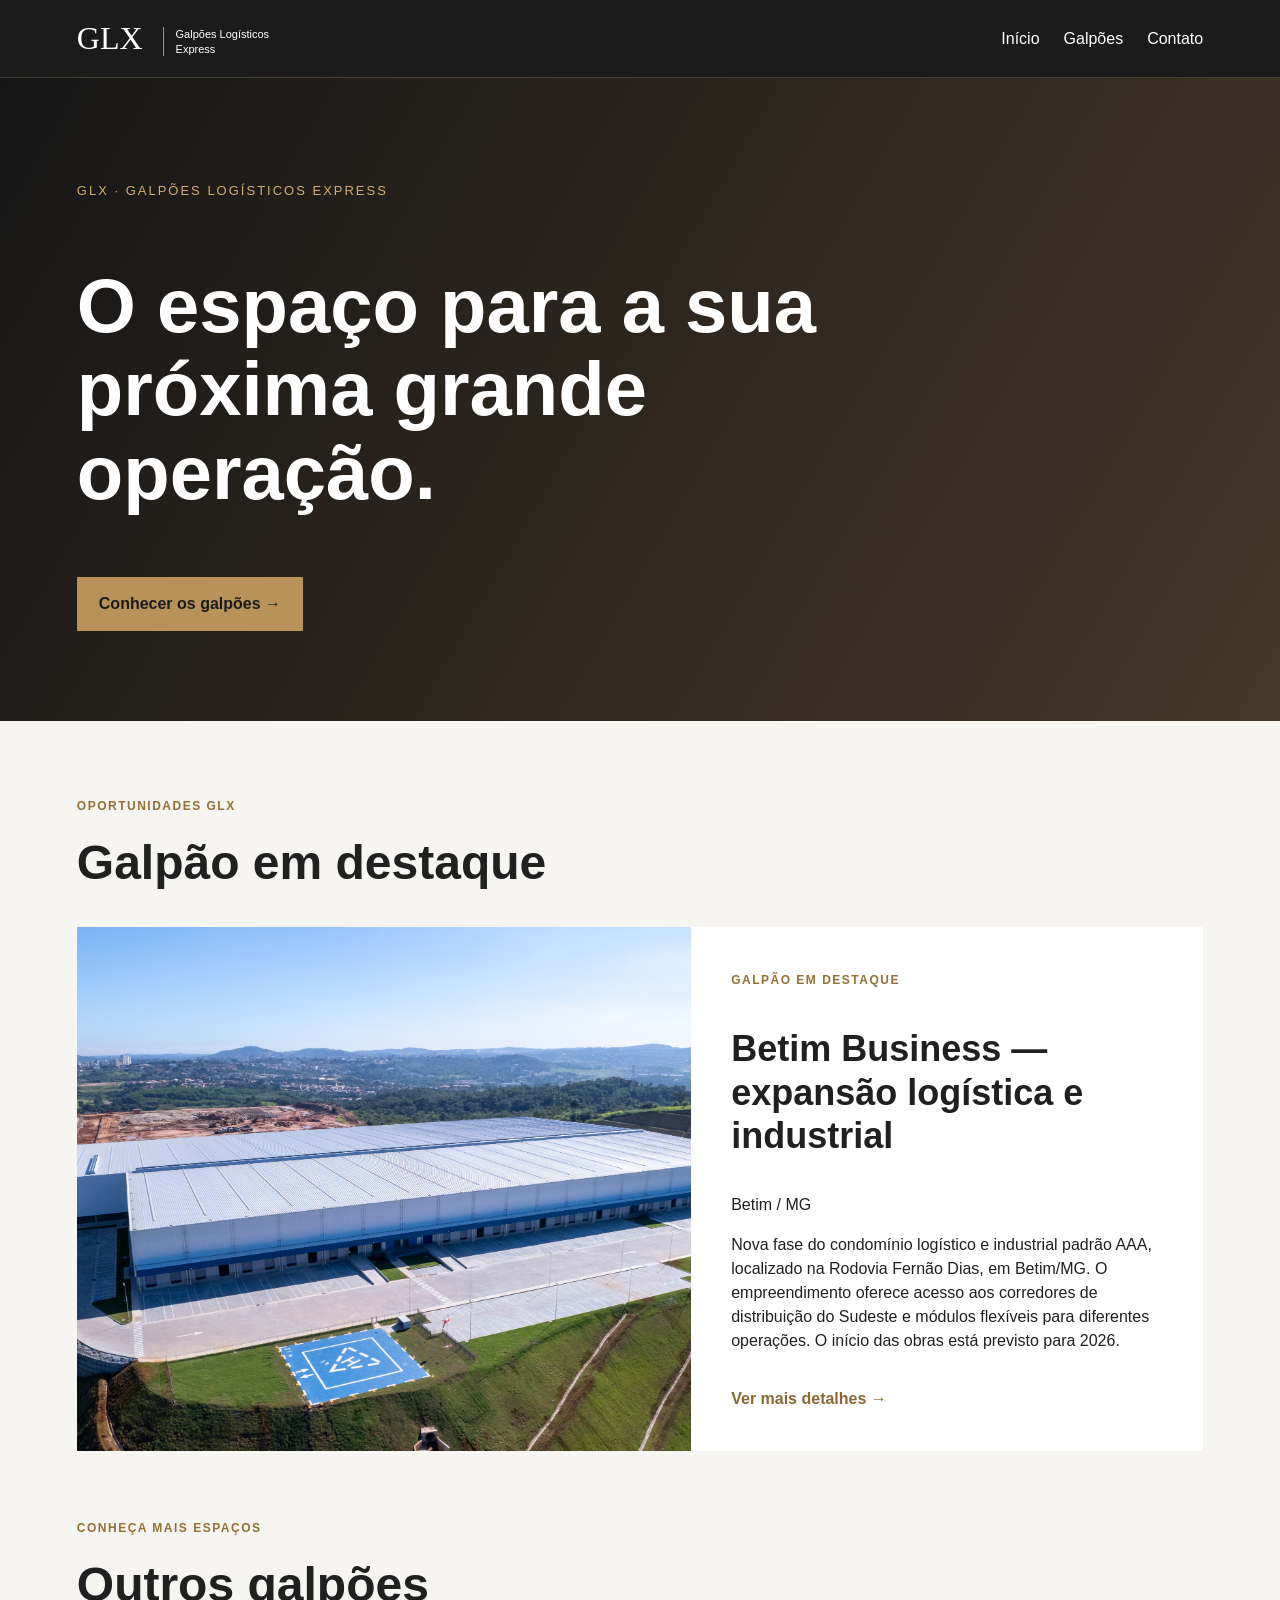
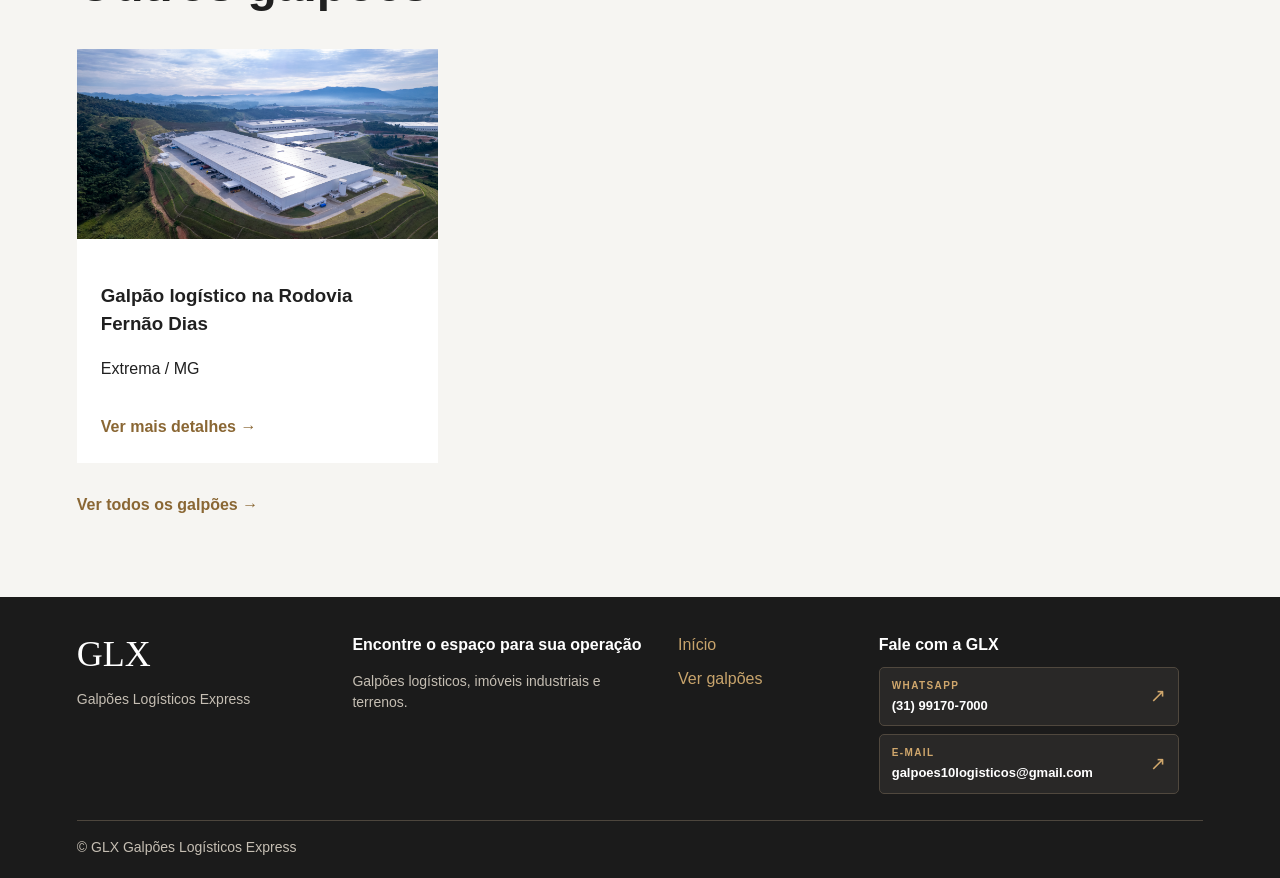
<file: index.html>
<!doctype html>
<html lang="pt-BR">
  <head>
    <meta charset="UTF-8" />
    <meta name="viewport" content="width=device-width, initial-scale=1" />
    <title>GLX | Galpões Logísticos Express</title>
    <link rel="stylesheet" href="style.css" />
  </head>

  <body>
    <header class="cabecalho">
      <a class="logo" href="index.html">
        GLX <span>Galpões Logísticos Express</span>
      </a>

      <button
        class="botao-menu"
        type="button"
        aria-label="Abrir menu"
        aria-expanded="false"
        aria-controls="menu-principal"
      >
        ☰
      </button>

      <nav id="menu-principal" class="menu-principal">
        <a href="index.html">Início</a>
        <a href="galpoes.html">Galpões</a>
        <a href="#rodape-site">Contato</a>
      </nav>
    </header>

    <main>
      <section class="banner">
        <p>GLX · GALPÕES LOGÍSTICOS EXPRESS</p>
        <h1>O espaço para a sua próxima grande operação.</h1>
        <a href="#galpoes">Conhecer os galpões →</a>
      </section>

      <section id="galpoes" class="imoveis">
        <div class="titulo-secao">
          <p>OPORTUNIDADES GLX</p>
          <h2>Galpão em destaque</h2>
        </div>

        <div id="galpao-destaque"></div>

        <div class="titulo-secao outros-titulo">
          <p>CONHEÇA MAIS ESPAÇOS</p>
          <h2>Outros galpões</h2>
        </div>

        <div class="grade-galpoes" id="outros-galpoes"></div>

        <a class="ver-todos" href="galpoes.html"> Ver todos os galpões → </a>
      </section>
    </main>

    <footer id="rodape-site"></footer>

    <script src="contato.js"></script>
    <script src="dados-galpoes.js"></script>
    <script src="rodape.js"></script>

    <script>
      const areaDestaque = document.querySelector("#galpao-destaque");
      const areaOutros = document.querySelector("#outros-galpoes");

      function elemento(tag, classe, texto) {
        const item = document.createElement(tag);
        if (classe) item.className = classe;
        if (texto) item.textContent = texto;
        return item;
      }

      function criarImagem(galpao, classe) {
        const caixa = elemento("div", classe);

        if (galpao.imagem) {
          const foto = elemento("img");
          foto.src = galpao.imagem;
          foto.alt = `Foto de ${galpao.nome}`;
          foto.addEventListener("error", () => {
            caixa.replaceChildren(elemento("span", "", "GLX"));
          });
          caixa.append(foto);
        } else {
          caixa.append(elemento("span", "", "GLX"));
        }

        return caixa;
      }

      function criarLink(galpao) {
        const link = elemento("a", "link-detalhes", "Ver mais detalhes →");
        link.href = `detalhes.html?id=${encodeURIComponent(galpao.id)}`;
        return link;
      }

      if (galpoes.length === 0) {
        areaDestaque.append(
          elemento("p", "", "Novos galpões aparecerão aqui em breve."),
        );
      } else {
        const destaque =
          galpoes.find((galpao) => galpao.id === "betim-business") ||
          galpoes[0];

        const artigo = elemento("article", "destaque");
        const conteudo = elemento("div", "conteudo-destaque");

        conteudo.append(
          elemento("span", "etiqueta", "GALPÃO EM DESTAQUE"),
          elemento("h3", "", destaque.nome),
          elemento("p", "", `${destaque.cidade} / ${destaque.uf}`),
          elemento("p", "", destaque.descricao),
          criarLink(destaque),
        );

        artigo.append(criarImagem(destaque, "imagem-imovel"), conteudo);
        areaDestaque.append(artigo);

        const outros = galpoes
          .filter((galpao) => galpao.id !== destaque.id)
          .slice(0, 3);

        outros.forEach((galpao) => {
          const cartao = elemento("article", "cartao");
          const conteudoCartao = elemento("div", "conteudo-cartao");

          conteudoCartao.append(
            elemento("h3", "", galpao.nome),
            elemento("p", "", `${galpao.cidade} / ${galpao.uf}`),
            criarLink(galpao),
          );

          cartao.append(criarImagem(galpao, "imagem-cartao"), conteudoCartao);
          areaOutros.append(cartao);
        });

        if (outros.length === 0) {
          areaOutros.append(
            elemento("p", "", "Outros galpões aparecerão aqui em breve."),
          );
        }
      }
    </script>
    <script>
      const botaoMenu = document.querySelector(".botao-menu");
      const menuPrincipal = document.querySelector(".menu-principal");

      botaoMenu.addEventListener("click", () => {
        const aberto = menuPrincipal.classList.toggle("aberto");
        botaoMenu.setAttribute("aria-expanded", String(aberto));
        botaoMenu.setAttribute(
          "aria-label",
          aberto ? "Fechar menu" : "Abrir menu",
        );
        botaoMenu.textContent = aberto ? "✕" : "☰";
      });
    </script>
  </body>
</html>
</file>
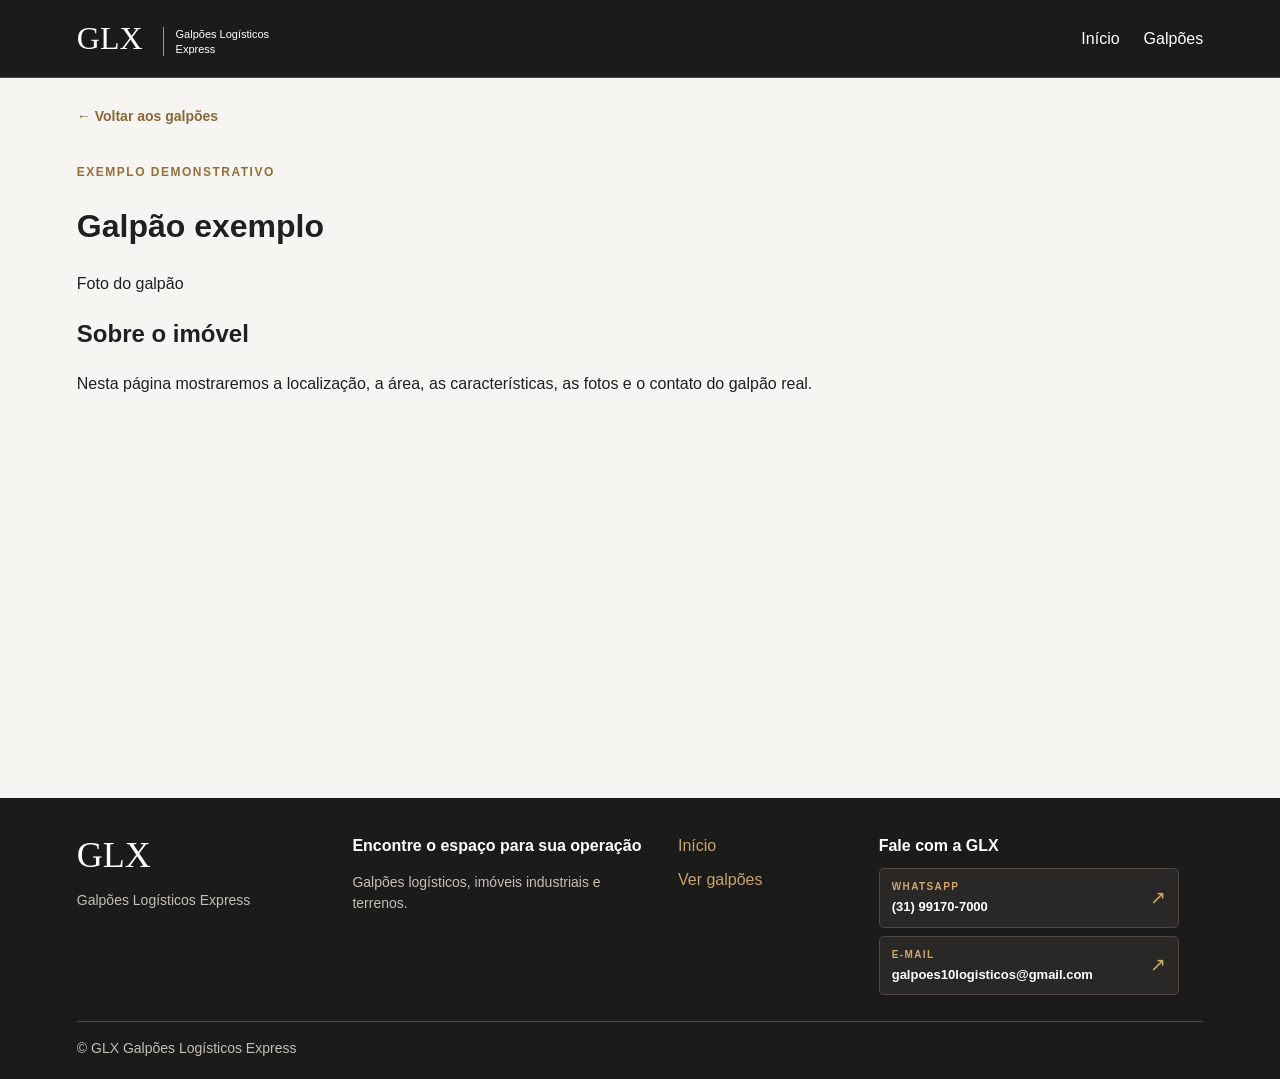
<file: galpao-exemplo.html>
<!DOCTYPE html>
<html lang="pt-BR">
<head>
  <meta charset="UTF-8">
  <meta name="viewport" content="width=device-width, initial-scale=1">
  <title>Galpão exemplo | GLX</title>
  <link rel="stylesheet" href="style.css">
</head>
<script src="contato.js"></script>
<script src="rodape.js"></script>
<body>
  <header class="cabecalho">
    <a class="logo" href="index.html">
      GLX <span>Galpões Logísticos Express</span>
    </a>

    <nav>
      <a href="index.html">Início</a>
      <a href="galpoes.html">Galpões</a>
    </nav>
  </header>

  <main class="pagina-detalhes">
    <a class="voltar-galpoes" href="galpoes.html">← Voltar aos galpões</a>

    <p class="etiqueta">EXEMPLO DEMONSTRATIVO</p>
    <h1>Galpão exemplo</h1>

    <div class="foto-exemplo">Foto do galpão</div>

    <section class="informacoes-galpao">
      <h2>Sobre o imóvel</h2>
      <p>
        Nesta página mostraremos a localização, a área, as características,
        as fotos e o contato do galpão real.
      </p>
    </section>
  </main>
  <footer id="rodape-site"></footer>
</body>
</html>
</file>
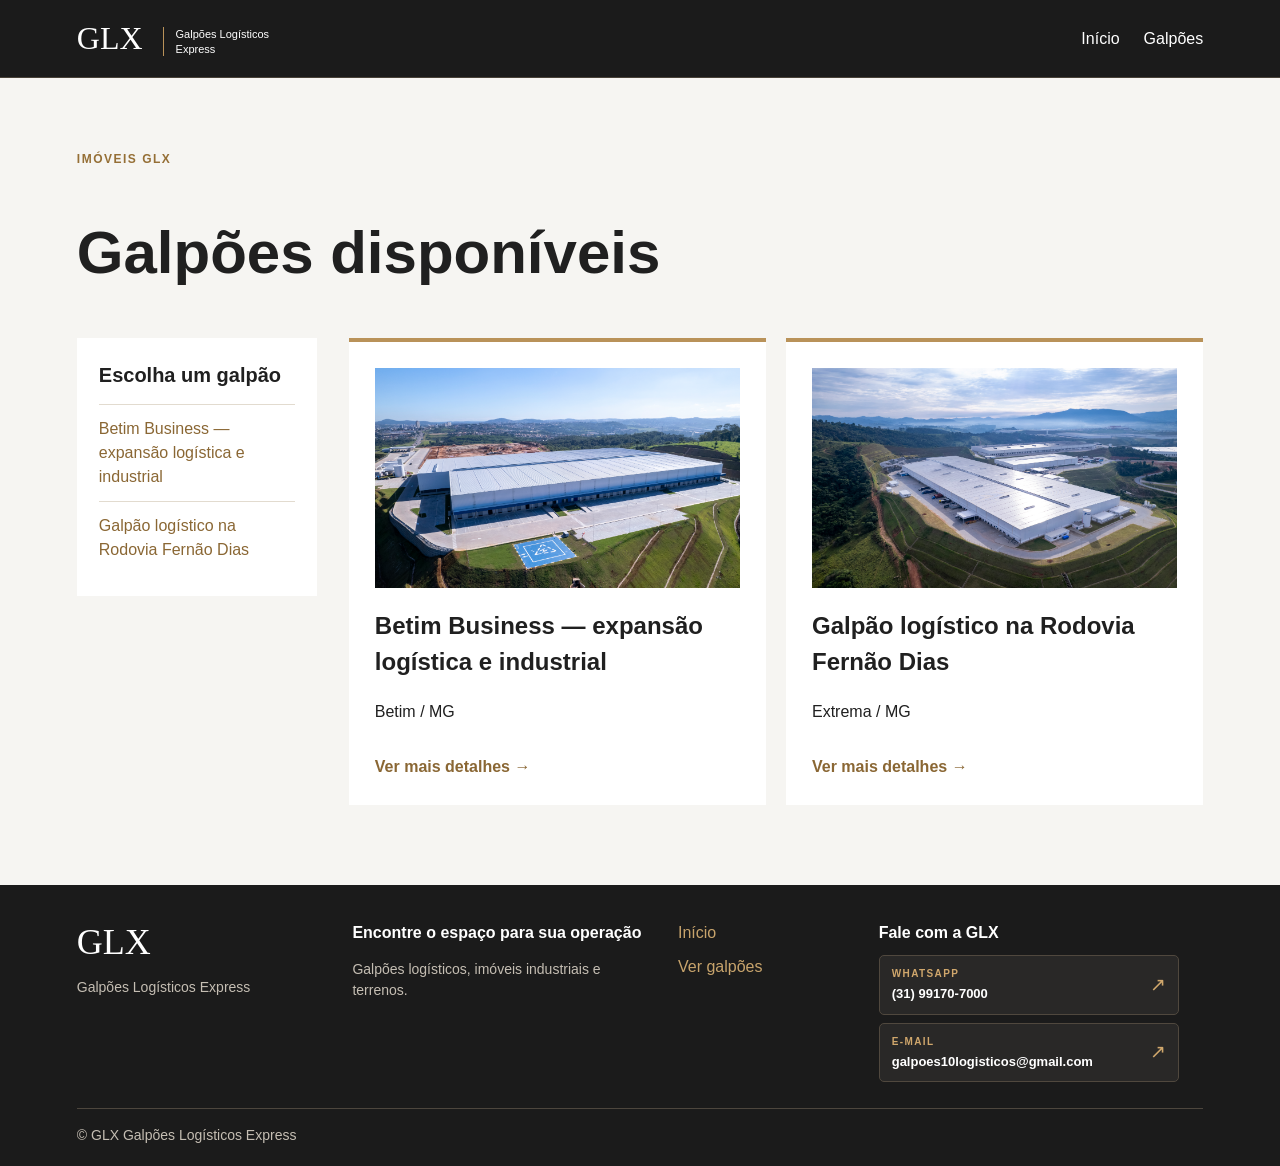
<file: galpoes.html>
<!doctype html>
<html lang="pt-BR">
  <head>
    <meta charset="UTF-8" />
    <meta name="viewport" content="width=device-width, initial-scale=1" />
    <title>Galpões | GLX</title>
    <link rel="stylesheet" href="style.css" />
  </head>
  <script src="contato.js"></script>
  <script src="rodape.js"></script>
  <body>
    <header class="cabecalho">
      <a class="logo" href="index.html">
        GLX <span>Galpões Logísticos Express</span>
      </a>

      <nav>
        <a href="index.html">Início</a>
        <a href="galpoes.html">Galpões</a>
      </nav>
    </header>

    <main class="pagina-galpoes">
      <p class="etiqueta">IMÓVEIS GLX</p>
      <h1>Galpões disponíveis</h1>

      <div class="layout-galpoes">
        <aside class="menu-galpoes">
          <h2>Escolha um galpão</h2>
          <nav id="menu-galpoes" aria-label="Lista de galpões"></nav>
        </aside>

        <section
          class="lista-galpoes"
          id="lista-galpoes"
          aria-label="Imóveis disponíveis"
        ></section>
      </div>
    </main>

    <footer id="rodape-site"></footer>

    <script src="dados-galpoes.js"></script>
    <script>
      const lista = document.querySelector("#lista-galpoes");
      const menu = document.querySelector("#menu-galpoes");

      galpoes.forEach(function (galpao) {
        const cartao = document.createElement("article");
        cartao.className = "item-galpao";

        const nome = document.createElement("h2");
        nome.textContent = galpao.nome;

        const local = document.createElement("p");
        local.textContent = `${galpao.cidade} / ${galpao.uf}`;

        const link = document.createElement("a");
        link.className = "link-detalhes";
        link.href = `detalhes.html?id=${encodeURIComponent(galpao.id)}`;
        const linkMenu = document.createElement("a");
        linkMenu.href = link.href;
        linkMenu.textContent = galpao.nome;
        menu.append(linkMenu);
        link.textContent = "Ver mais detalhes →";

        if (galpao.imagem) {
          const foto = document.createElement("img");
          foto.src = galpao.imagem;
          foto.alt = `Foto de ${galpao.nome}`;
          foto.className = "foto-cartao";
          cartao.append(foto);
        }
        cartao.append(nome, local, link);
        lista.append(cartao);
      });
    </script>
  </body>
</html>
</file>
<file: style.css>
:root {
  --preto: #1b1b1b;
  --dourado: #b99259;
  --fundo: #f6f5f2;
  --texto: #202020;
  --cinza: #5b554d;
  --borda: #e2dbcf;
}

* { box-sizing: border-box; }
html { scroll-behavior: smooth; }
body {
  margin: 0;
  background: var(--preto);
  color: #fff;
  font-family: Arial, sans-serif;
  line-height: 1.5;
}
a { color: inherit; }
img { max-width: 100%; }

/* Cabeçalho */
.cabecalho {
  display: flex;
  align-items: center;
  justify-content: space-between;
  gap: 24px;
  padding: 20px 6%;
  background: var(--preto);
  border-bottom: 1px solid #494238;
}
.logo {
  color: #fff;
  font: 32px Georgia, serif;
  text-decoration: none;
  white-space: nowrap;
}
.logo span {
  display: inline-block;
  max-width: 115px;
  margin-left: 12px;
  padding-left: 12px;
  border-left: 1px solid var(--dourado);
  font: 11px/1.3 Arial, sans-serif;
  white-space: normal;
  vertical-align: middle;
}
.cabecalho nav { display: flex; flex-wrap: wrap; gap: 24px; }
.cabecalho nav a { color: #fff; text-decoration: none; }
.cabecalho nav a:hover { color: #d9bc90; }

/* Página inicial */
.banner {
  min-height: 470px;
  padding: 90px 6%;
  background: linear-gradient(120deg, #161616, #453729);
}
.banner p {
  color: #d3ad72;
  font-size: 13px;
  letter-spacing: 2px;
}
.banner h1 {
  max-width: 750px;
  font-size: clamp(42px, 6vw, 76px);
  line-height: 1.1;
}
.banner a {
  display: inline-block;
  padding: 15px 22px;
  background: var(--dourado);
  color: var(--preto);
  font-weight: bold;
  text-decoration: none;
}

.imoveis {
  padding: 64px 6% 80px;
  background: var(--fundo);
  color: var(--texto);
}
.titulo-secao p, .etiqueta {
  color: #956f36;
  font-size: 12px;
  font-weight: bold;
  letter-spacing: 1.5px;
}
.titulo-secao h2 {
  margin: 8px 0 28px;
  font-size: clamp(32px, 4vw, 48px);
}
.destaque {
  display: grid;
  grid-template-columns: 1.2fr 1fr;
  min-height: 350px;
  background: #fff;
}
.imagem-imovel, .imagem-cartao {
  display: grid;
  place-items: center;
  overflow: hidden;
  background: linear-gradient(135deg, #ded6c8, #a9997d);
  color: #342b20;
  font: 64px Georgia, serif;
}
.imagem-imovel img, .imagem-cartao img {
  display: block;
  width: 100%;
  height: 100%;
  object-fit: cover;
}
.conteudo-destaque { align-self: center; padding: 40px; }
.conteudo-destaque h3 { font-size: clamp(28px, 3vw, 36px); line-height: 1.2; }
.outros-titulo { margin-top: 68px; }
.grade-galpoes {
  display: grid;
  grid-template-columns: repeat(3, minmax(0, 1fr));
  gap: 22px;
}
.cartao { min-width: 0; background: #fff; }
.imagem-cartao { height: 190px; font-size: 42px; }
.conteudo-cartao { padding: 24px; }
.conteudo-destaque .link-detalhes,
.conteudo-cartao .link-detalhes,
.ver-todos {
  display: inline-block;
  margin-top: 18px;
  color: #8a6734;
  font-weight: bold;
  text-decoration: none;
}
.ver-todos { margin-top: 30px; }

/* Lista de galpões */
.pagina-galpoes {
  min-height: 70vh;
  padding: 60px 6% 80px;
  background: var(--fundo);
  color: var(--texto);
}
.pagina-galpoes h1 { font-size: clamp(36px, 5vw, 60px); }
.layout-galpoes {
  display: grid;
  grid-template-columns: 240px minmax(0, 1fr);
  align-items: start;
  gap: 32px;
}
.menu-galpoes { padding: 22px; background: #fff; }
.menu-galpoes h2 { margin: 0 0 14px; font-size: 20px; }
.menu-galpoes nav { display: flex; flex-direction: column; gap: 0; }
.menu-galpoes a {
  display: block;
  width: 100%;
  padding: 12px 0;
  border-top: 1px solid var(--borda);
  color: #8a6734;
  text-decoration: none;
}
.lista-galpoes {
  display: grid;
  grid-template-columns: repeat(2, minmax(0, 1fr));
  gap: 20px;
}
.item-galpao {
  min-width: 0;
  padding: 26px;
  background: #fff;
  border-top: 4px solid var(--dourado);
}
.lista-galpoes .item-galpao { width: 100%; }
.foto-cartao {
  display: block;
  width: 100%;
  height: 220px;
  object-fit: cover;
}
.link-detalhes {
  display: inline-block;
  margin-top: 15px;
  color: #8a6734;
  font-weight: bold;
  text-decoration: none;
}

/* Página de detalhes */
.pagina-detalhes {
  min-height: 80vh;
  padding: 26px 6% 70px;
  background: var(--fundo);
  color: var(--texto);
}
.voltar-galpoes {
  display: inline-block;
  margin-bottom: 24px;
  color: #8a6734;
  font-size: 14px;
  font-weight: bold;
  text-decoration: none;
}
.voltar-galpoes:hover, .link-detalhes:hover { text-decoration: underline; }
.detalhe-apresentacao {
  padding: 45px 5%;
  background: var(--preto);
  color: #fff;
  border-bottom: 4px solid var(--dourado);
}
.detalhe-etiqueta {
  margin: 0 0 12px;
  color: #d0a76c;
  font-size: 12px;
  font-weight: bold;
  letter-spacing: 2px;
}
.detalhe-apresentacao h1 {
  max-width: 900px;
  margin: 0 0 14px;
  font-size: clamp(38px, 5vw, 68px);
  line-height: 1.08;
}
.detalhe-local { margin: 0; color: #e1d9ce; font-size: 18px; }
.detalhe-foto {
  position: relative;
  display: grid;
  place-items: center;
  width: 100%;
  height: 380px;
  overflow: hidden;
  background: linear-gradient(135deg, #ded6c8, #a89676);
  color: #4d4232;
  font-size: 18px;
}
.detalhe-foto img {
  position: absolute;
  inset: 0;
  display: block;
  width: 100%;
  height: 100%;
  object-fit: cover;
}
.detalhe-dados {
  display: grid;
  grid-template-columns: repeat(4, minmax(0, 1fr));
  gap: 1px;
  margin-top: 16px;
  background: var(--borda);
  border: 1px solid var(--borda);
}
.detalhe-dado {
  display: flex;
  flex-direction: column;
  gap: 8px;
  min-height: 100px;
  padding: 20px;
  background: #fff;
}
.detalhe-dado span {
  color: #8a6734;
  font-size: 12px;
  font-weight: bold;
  letter-spacing: 1.5px;
}
.detalhe-dado strong { font-size: 17px; line-height: 1.3; }
.detalhe-informacoes {
  position: relative;
  display: grid;
  grid-template-columns: minmax(0, 0.9fr) minmax(0, 1.1fr);
  gap: 40px;
  margin-top: 42px;
}
.detalhe-informacoes h2 {
  margin: 0 0 18px;
  font-size: clamp(28px, 3vw, 38px);
}
.detalhe-sobre > p:not(.detalhe-etiqueta),
.detalhe-especificacoes li {
  color: #514c45;
  font-size: 16px;
  line-height: 1.65;
}
.detalhe-valor {
  padding-top: 18px;
  border-top: 1px solid var(--borda);
  font-weight: bold;
}
.detalhe-especificacoes {
  padding: 28px;
  background: #fff;
  border-top: 4px solid var(--dourado);
}
.detalhe-especificacoes ul { margin: 0; padding-left: 22px; }
.detalhe-especificacoes li { padding: 5px 0; }
.detalhe-especificacoes li::marker { color: var(--dourado); }

/* Contato: valores visíveis em cartões compactos */
.detalhe-contato {
  width: 100%;
  max-width: 780px;
  margin-top: 24px;
  padding: 26px 30px;
  background: var(--preto);
  color: #fff;
}
.detalhe-contato h2 {
  margin: 0;
  font-size: clamp(25px, 3vw, 34px);
}
.acoes-contato {
  display: flex;
  flex-wrap: wrap;
  gap: 10px;
  margin-top: 15px;
}
.contato-card {
  display: flex;
  align-items: center;
  justify-content: space-between;
  gap: 14px;
  width: min(100%, 320px);
  min-width: 0;
  padding: 13px 16px;
  background: #292827;
  border: 1px solid #50483e;
  border-radius: 5px;
  color: #fff;
  text-decoration: none;
  transition: border-color .2s, background .2s;
}
.contato-card:hover { background: #34312d; border-color: var(--dourado); }
.contato-card-texto { display: flex; flex-direction: column; gap: 3px; min-width: 0; }
.contato-card small {
  color: #d0a76c;
  font-size: 10px;
  font-weight: bold;
  letter-spacing: 1.4px;
}
.contato-card strong {
  font-size: 14px;
  font-weight: 600;
  overflow-wrap: anywhere;
}
.contato-card-seta { flex: none; color: #d0a76c; font-size: 19px; }

/* Rodapé */
.rodape {
  display: grid;
  grid-template-columns: 1fr 1.2fr .7fr 1.3fr;
  gap: 26px;
  align-items: start;
  padding: 36px 6% 20px;
  background: var(--preto);
  color: #fff;
}
.rodape-logo { font: 36px Georgia, serif; }
.rodape p { color: #c5beb3; font-size: 14px; }
.rodape-links a {
  display: block;
  margin-bottom: 10px;
  color: #c8a46c;
  text-decoration: none;
}
.rodape-contato strong { color: #fff; }
.rodape-contato .acoes-contato { flex-direction: column; gap: 8px; margin-top: 10px; }
.rodape-contato .contato-card { width: 100%; max-width: 300px; padding: 10px 12px; }
.rodape-contato .contato-card strong { font-size: 13px; }
.direitos {
  grid-column: 1 / -1;
  margin: 0;
  padding-top: 16px;
  border-top: 1px solid #4d463d;
  font-size: 12px;
}

/* Responsividade */
@media (max-width: 1000px) {
  .rodape { grid-template-columns: repeat(2, minmax(0, 1fr)); }
  .detalhe-dados { grid-template-columns: repeat(2, minmax(0, 1fr)); }
}
@media (max-width: 750px) {
  .destaque, .layout-galpoes, .lista-galpoes, .detalhe-informacoes {
    grid-template-columns: 1fr;
  }
  .grade-galpoes { grid-template-columns: repeat(2, minmax(0, 1fr)); }
  .imagem-imovel { min-height: 250px; }
  .conteudo-destaque { padding: 28px; }
  .detalhe-informacoes { gap: 28px; }
  .detalhe-foto { height: 300px; }
}
@media (max-width: 600px) {
  .cabecalho { align-items: flex-start; flex-direction: column; gap: 12px; }
  .banner { min-height: 400px; padding: 68px 6%; }
  .imoveis { padding: 52px 6%; }
  .grade-galpoes, .rodape, .detalhe-dados { grid-template-columns: 1fr; }
  .detalhe-apresentacao { padding: 34px 24px; }
  .detalhe-foto { height: 250px; }
  .detalhe-especificacoes { padding: 24px; }
  .detalhe-contato { padding: 22px; }
  .rodape { padding-top: 32px; }
  .direitos { grid-column: 1; }
}

.detalhe-chamada {
  display: flex;
  justify-content: center;
  margin-top: 32px;
  padding: 30px;
  background: #242321;
  border-top: 4px solid #b99259;
  border-radius: 5px;
}

.detalhe-botao {
  display: inline-block;
  padding: 18px 30px;
  background: #d5ad70;
  color: #1b1b1b;
  border-radius: 4px;
  font-size: 18px;
  font-weight: 800;
  text-align: center;
  text-decoration: none;
  box-shadow: 0 8px 22px rgba(0, 0, 0, 0.2);
  transition: background 0.2s, transform 0.2s;
}

.detalhe-botao:hover,
.detalhe-botao:focus-visible {
  background: #efd09d;
  transform: translateY(-2px);
}

@media (max-width: 600px) {
  .detalhe-chamada {
    padding: 20px;
  }

  .detalhe-botao {
    width: 100%;
    font-size: 16px;
  }
}

/* Detalhes: descrição acima das características */
.detalhe-informacoes {
  display: block;
  margin-top: 36px;
}

.detalhe-sobre {
  padding: 28px 32px;
  background: #fff;
  border-left: 4px solid #b99259;
}

.detalhe-sobre > p:not(.detalhe-etiqueta) {
  max-width: 850px;
}

.detalhe-especificacoes {
  margin-top: 20px;
}

.detalhe-especificacoes ul {
  display: grid;
  grid-template-columns: repeat(2, minmax(0, 1fr));
  column-gap: 45px;
  row-gap: 4px;
  padding-left: 22px;
}

.detalhe-chamada {
  justify-content: flex-start;
}

@media (max-width: 700px) {
  .detalhe-sobre {
    padding: 24px;
  }

  .detalhe-especificacoes ul {
    grid-template-columns: 1fr;
  }
}

.galeria-imovel {
  margin-top: 55px;
}

.galeria-imovel h2 {
  margin: 0 0 20px;
  font-size: clamp(28px, 3vw, 40px);
}

.galeria-visualizador {
  display: grid;
  grid-template-columns: 56px minmax(0, 1fr) 56px;
  align-items: center;
  gap: 12px;
  padding: 16px;
  background: #1b1b1b;
}

.galeria-visualizador img {
  width: 100%;
  height: 420px;
  object-fit: contain;
}

.galeria-seta {
  width: 52px;
  height: 52px;
  border: 1px solid #b99259;
  border-radius: 50%;
  background: transparent;
  color: #fff;
  font-size: 24px;
  cursor: pointer;
}

.galeria-seta:hover,
.galeria-seta:focus-visible {
  background: #b99259;
  color: #1b1b1b;
}

.galeria-contador {
  margin: 10px 0 0;
  color: #665d52;
  text-align: right;
}

@media (max-width: 600px) {
  .galeria-visualizador {
    grid-template-columns: 38px minmax(0, 1fr) 38px;
    gap: 6px;
    padding: 8px;
  }

  .galeria-visualizador img {
    height: 260px;
  }

  .galeria-seta {
    width: 36px;
    height: 36px;
    font-size: 18px;
  }
}

.botao-menu {
  display: none;
}

@media (max-width: 600px) {
  .cabecalho {
    position: relative;
    flex-direction: row;
    align-items: center;
  }

  .botao-menu {
    display: block;
    padding: 8px 12px;
    border: 1px solid #c8a46c;
    border-radius: 6px;
    background: transparent;
    color: #fff;
    font-size: 26px;
    cursor: pointer;
  }

  .menu-principal {
    display: none;
    position: absolute;
    top: 100%;
    right: 0;
    left: 0;
    z-index: 10;
    padding: 16px 6% 22px;
    background: #161616;
    border-bottom: 1px solid #5c5141;
  }

  .menu-principal.aberto {
    display: flex;
    flex-direction: column;
    gap: 0;
  }

  .menu-principal a {
    padding: 12px 0;
  }
}

@media (max-width: 600px) {
  .cabecalho .menu-principal {
    display: none;
  }

  .cabecalho .menu-principal.aberto {
    display: flex;
    flex-direction: column;
  }
}
</file>
